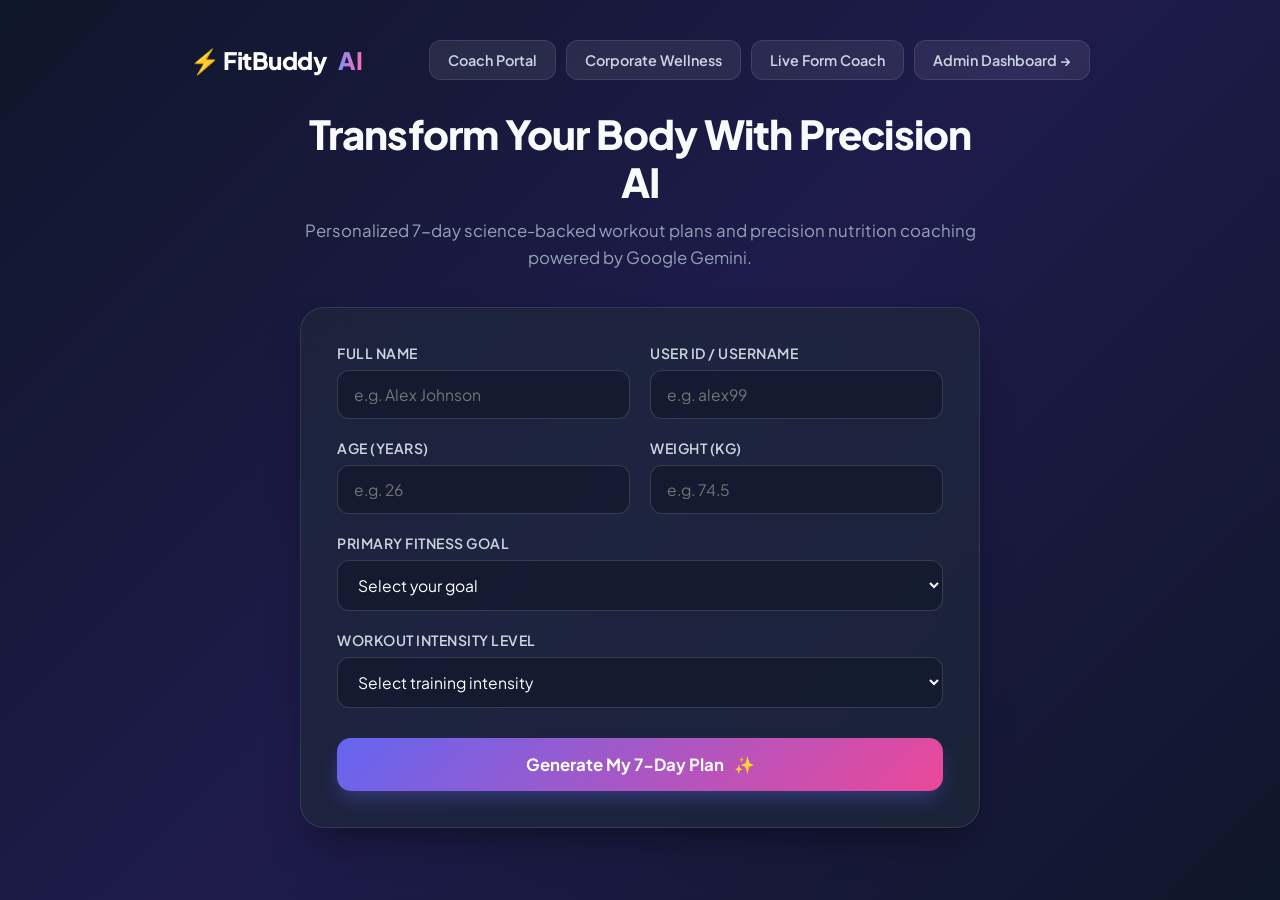
<file: templates/index.html>
<!DOCTYPE html>
<html lang="en">
<head>
    <meta charset="UTF-8">
    <meta name="viewport" content="width=device-width, initial-scale=1.0">
    <title>FitBuddy – AI Fitness Plan Generator</title>
    <link href="https://fonts.googleapis.com/css2?family=Plus+Jakarta+Sans:wght@400;500;600;700;800&display=swap" rel="stylesheet">
    <style>
        :root {
            --primary: #6366f1;
            --primary-hover: #4f46e5;
            --accent: #ec4899;
            --bg-gradient: linear-gradient(135deg, #0f172a 0%, #1e1b4b 50%, #0f172a 100%);
            --card-bg: rgba(30, 41, 59, 0.7);
            --card-border: rgba(255, 255, 255, 0.1);
            --text-main: #f8fafc;
            --text-muted: #94a3b8;
            --input-bg: rgba(15, 23, 42, 0.6);
            --input-border: rgba(255, 255, 255, 0.15);
        }

        * {
            margin: 0;
            padding: 0;
            box-sizing: border-box;
            font-family: 'Plus Jakarta Sans', -apple-system, BlinkMacSystemFont, sans-serif;
        }

        body {
            background: var(--bg-gradient);
            color: var(--text-main);
            min-height: 100vh;
            display: flex;
            flex-direction: column;
            align-items: center;
            justify-content: flex-start;
            padding: 40px 20px;
        }

        .navbar {
            width: 100%;
            max-width: 900px;
            display: flex;
            justify-content: space-between;
            align-items: center;
            margin-bottom: 30px;
        }

        .brand {
            display: flex;
            align-items: center;
            gap: 12px;
            font-weight: 800;
            font-size: 1.5rem;
            color: #fff;
            text-decoration: none;
            letter-spacing: -0.5px;
        }

        .brand span {
            background: linear-gradient(90deg, #818cf8, #f472b6);
            -webkit-background-clip: text;
            -webkit-text-fill-color: transparent;
        }

        .nav-btn {
            background: rgba(255, 255, 255, 0.08);
            color: #cbd5e1;
            padding: 10px 18px;
            border-radius: 12px;
            text-decoration: none;
            font-weight: 600;
            font-size: 0.9rem;
            border: 1px solid var(--card-border);
            transition: all 0.2s ease;
        }

        .nav-btn:hover {
            background: rgba(255, 255, 255, 0.15);
            color: #fff;
        }

        .hero {
            text-align: center;
            max-width: 680px;
            margin-bottom: 35px;
        }

        .hero h1 {
            font-size: 2.5rem;
            font-weight: 800;
            letter-spacing: -0.8px;
            margin-bottom: 12px;
            line-height: 1.2;
        }

        .hero p {
            color: var(--text-muted);
            font-size: 1.05rem;
            line-height: 1.6;
        }

        .form-container {
            width: 100%;
            max-width: 680px;
            background: var(--card-bg);
            border: 1px solid var(--card-border);
            border-radius: 24px;
            backdrop-filter: blur(16px);
            padding: 36px;
            box-shadow: 0 20px 40px -15px rgba(0, 0, 0, 0.5);
        }

        .form-grid {
            display: grid;
            grid-template-columns: 1fr 1fr;
            gap: 20px;
        }

        .full-width {
            grid-column: span 2;
        }

        .form-group {
            display: flex;
            flex-direction: column;
            gap: 8px;
        }

        label {
            font-size: 0.88rem;
            font-weight: 600;
            color: #cbd5e1;
            text-transform: uppercase;
            letter-spacing: 0.5px;
        }

        input, select {
            width: 100%;
            background: var(--input-bg);
            border: 1px solid var(--input-border);
            border-radius: 12px;
            padding: 14px 16px;
            color: #fff;
            font-size: 0.98rem;
            outline: none;
            transition: all 0.2s ease;
        }

        input:focus, select:focus {
            border-color: var(--primary);
            box-shadow: 0 0 0 3px rgba(99, 102, 241, 0.25);
        }

        select option {
            background-color: #1e293b;
            color: #fff;
        }

        .submit-btn {
            margin-top: 10px;
            background: linear-gradient(135deg, var(--primary) 0%, var(--accent) 100%);
            color: #fff;
            border: none;
            border-radius: 14px;
            padding: 16px;
            font-size: 1.05rem;
            font-weight: 700;
            cursor: pointer;
            transition: all 0.3s ease;
            box-shadow: 0 10px 20px -5px rgba(99, 102, 241, 0.4);
            display: flex;
            align-items: center;
            justify-content: center;
            gap: 10px;
        }

        .submit-btn:hover {
            transform: translateY(-2px);
            box-shadow: 0 14px 25px -5px rgba(99, 102, 241, 0.6);
        }

        .submit-btn:active {
            transform: translateY(0);
        }

        .loading-overlay {
            display: none;
            margin-top: 15px;
            text-align: center;
            color: var(--text-muted);
            font-size: 0.9rem;
        }

        @media (max-width: 600px) {
            .form-grid {
                grid-template-columns: 1fr;
            }
            .full-width {
                grid-column: span 1;
            }
            .form-container {
                padding: 24px;
            }
            .hero h1 {
                font-size: 2rem;
            }
        }
    </style>
</head>
<body>

    <nav class="navbar">
        <a href="/" class="brand">⚡ FitBuddy <span>AI</span></a>
        <div style="display: flex; gap: 10px; flex-wrap: wrap;">
            <a href="/coach-dashboard" class="nav-btn">Coach Portal</a>
            <a href="/corporate-dashboard" class="nav-btn">Corporate Wellness</a>
            <a href="/live-workout" class="nav-btn">Live Form Coach</a>
            <a href="/view-all-users" class="nav-btn">Admin Dashboard →</a>
        </div>
    </nav>

    <div class="hero">
        <h1>Transform Your Body With Precision AI</h1>
        <p>Personalized 7-day science-backed workout plans and precision nutrition coaching powered by Google Gemini.</p>
    </div>

    <div class="form-container">
        <form action="/generate-workout" method="POST" id="workoutForm">
            <div class="form-grid">
                <div class="form-group">
                    <label for="name">Full Name</label>
                    <input type="text" id="name" name="name" placeholder="e.g. Alex Johnson" required>
                </div>

                <div class="form-group">
                    <label for="user_id">User ID / Username</label>
                    <input type="text" id="user_id" name="user_id" placeholder="e.g. alex99" required>
                </div>

                <div class="form-group">
                    <label for="age">Age (Years)</label>
                    <input type="number" id="age" name="age" min="12" max="100" placeholder="e.g. 26" required>
                </div>

                <div class="form-group">
                    <label for="weight">Weight (kg)</label>
                    <input type="number" step="0.1" id="weight" name="weight" min="30" max="300" placeholder="e.g. 74.5" required>
                </div>

                <div class="form-group full-width">
                    <label for="fitness_goal">Primary Fitness Goal</label>
                    <select id="fitness_goal" name="fitness_goal" required>
                        <option value="" disabled selected>Select your goal</option>
                        <option value="Fat Loss & Calorie Burn">🔥 Fat Loss & Calorie Burn</option>
                        <option value="Muscle Building & Hypertrophy">💪 Muscle Building & Hypertrophy</option>
                        <option value="Strength & Power">⚡ Strength & Powerlifting</option>
                        <option value="Cardiovascular Endurance & Stamina">🏃 Cardiovascular Endurance</option>
                        <option value="General Health, Flexibility & Mobility">🧘 General Fitness & Mobility</option>
                    </select>
                </div>

                <div class="form-group full-width">
                    <label for="intensity">Workout Intensity Level</label>
                    <select id="intensity" name="intensity" required>
                        <option value="" disabled selected>Select training intensity</option>
                        <option value="Beginner (Light intensity, 3-4 days/week focus)">Beginner (Low to Moderate Intensity)</option>
                        <option value="Intermediate (Moderate intensity, 4-5 days/week)">Intermediate (Targeted Workouts)</option>
                        <option value="Advanced (High intensity, 5-6 days/week)">Advanced (High Intensity & High Volume)</option>
                    </select>
                </div>

                <button type="submit" class="submit-btn full-width" id="btnSubmit">
                    <span>Generate My 7-Day Plan</span> ✨
                </button>
            </div>
            <div class="loading-overlay" id="loadingText">
                Generating your custom workout & nutrition plan with Gemini AI... Please wait 5–10 seconds.
            </div>
        </form>
    </div>

    <script>
        document.getElementById('workoutForm').addEventListener('submit', function() {
            document.getElementById('btnSubmit').disabled = true;
            document.getElementById('btnSubmit').style.opacity = '0.7';
            document.getElementById('loadingText').style.display = 'block';
        });
    </script>
</body>
</html>
</file>
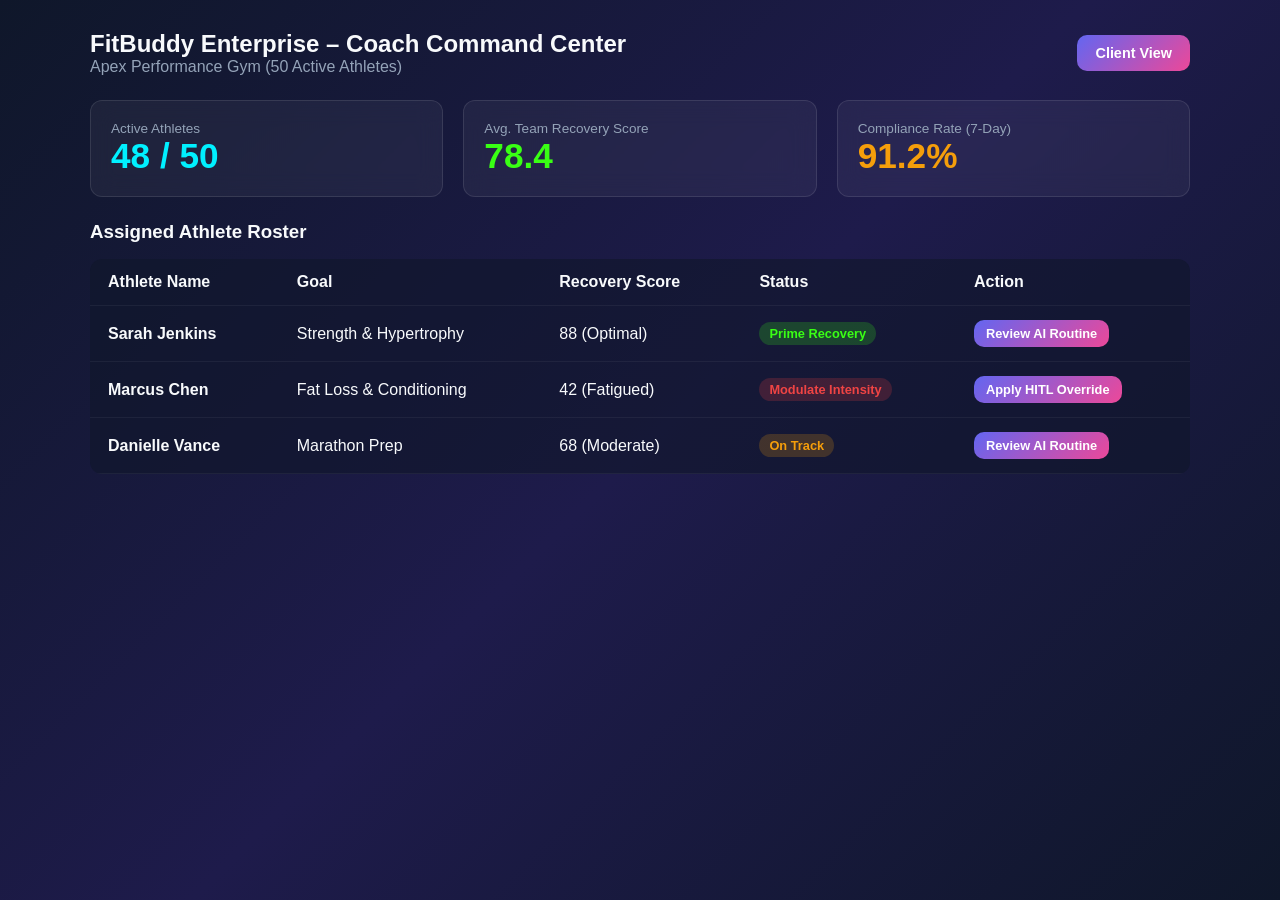
<file: templates/coach_dashboard.html>
<!DOCTYPE html>
<html lang="en">
<head>
    <meta charset="UTF-8">
    <meta name="viewport" content="width=device-width, initial-scale=1.0">
    <title>FitBuddy Enterprise – Coach Command Center</title>
    <link rel="stylesheet" href="/static/style.css">
    <style>
        .dashboard-grid {
            display: grid;
            grid-template-columns: repeat(auto-fit, minmax(280px, 1fr));
            gap: 20px;
            margin-bottom: 24px;
        }
        .metric-card {
            background: rgba(255, 255, 255, 0.05);
            backdrop-filter: blur(12px);
            padding: 20px;
            border-radius: 12px;
            border: 1px solid rgba(255, 255, 255, 0.1);
        }
        .metric-value {
            font-size: 2.2rem;
            font-weight: 700;
            color: #00f0ff;
        }
        .roster-table {
            width: 100%;
            border-collapse: collapse;
            background: rgba(15, 23, 42, 0.6);
            border-radius: 12px;
            overflow: hidden;
        }
        .roster-table th, .roster-table td {
            padding: 14px 18px;
            text-align: left;
            border-bottom: 1px solid rgba(255, 255, 255, 0.05);
        }
        .status-badge {
            display: inline-block;
            padding: 4px 10px;
            border-radius: 20px;
            font-size: 0.8rem;
            font-weight: 600;
        }
        .badge-green { background: rgba(57, 255, 20, 0.2); color: #39ff14; }
        .badge-yellow { background: rgba(245, 158, 11, 0.2); color: #f59e0b; }
        .badge-red { background: rgba(239, 68, 68, 0.2); color: #ef4444; }
    </style>
</head>
<body>
    <div class="container" style="max-width: 1100px;">
        <header style="display: flex; justify-content: space-between; align-items: center; margin-bottom: 24px;">
            <div>
                <h2> FitBuddy Enterprise – Coach Command Center</h2>
                <p style="color: #94a3b8;">Apex Performance Gym (50 Active Athletes)</p>
            </div>
            <a href="/" class="btn">Client View</a>
        </header>

        <!-- KPI Metrics Grid -->
        <div class="dashboard-grid">
            <div class="metric-card">
                <div style="color: #94a3b8; font-size: 0.85rem;">Active Athletes</div>
                <div class="metric-value">48 / 50</div>
            </div>
            <div class="metric-card">
                <div style="color: #94a3b8; font-size: 0.85rem;">Avg. Team Recovery Score</div>
                <div class="metric-value" style="color: #39ff14;">78.4</div>
            </div>
            <div class="metric-card">
                <div style="color: #94a3b8; font-size: 0.85rem;">Compliance Rate (7-Day)</div>
                <div class="metric-value" style="color: #f59e0b;">91.2%</div>
            </div>
        </div>

        <!-- Athlete Roster & Biometric Readiness -->
        <h3 style="margin-bottom: 16px;">Assigned Athlete Roster</h3>
        <table class="roster-table">
            <thead>
                <tr>
                    <th>Athlete Name</th>
                    <th>Goal</th>
                    <th>Recovery Score</th>
                    <th>Status</th>
                    <th>Action</th>
                </tr>
            </thead>
            <tbody>
                <tr>
                    <td><strong>Sarah Jenkins</strong></td>
                    <td>Strength & Hypertrophy</td>
                    <td>88 (Optimal)</td>
                    <td><span class="status-badge badge-green">Prime Recovery</span></td>
                    <td><button class="btn" style="padding: 6px 12px; font-size: 0.8rem;">Review AI Routine</button></td>
                </tr>
                <tr>
                    <td><strong>Marcus Chen</strong></td>
                    <td>Fat Loss & Conditioning</td>
                    <td>42 (Fatigued)</td>
                    <td><span class="status-badge badge-red">Modulate Intensity</span></td>
                    <td><button class="btn" style="padding: 6px 12px; font-size: 0.8rem;">Apply HITL Override</button></td>
                </tr>
                <tr>
                    <td><strong>Danielle Vance</strong></td>
                    <td>Marathon Prep</td>
                    <td>68 (Moderate)</td>
                    <td><span class="status-badge badge-yellow">On Track</span></td>
                    <td><button class="btn" style="padding: 6px 12px; font-size: 0.8rem;">Review AI Routine</button></td>
                </tr>
            </tbody>
        </table>
    </div>
</body>
</html>
</file>
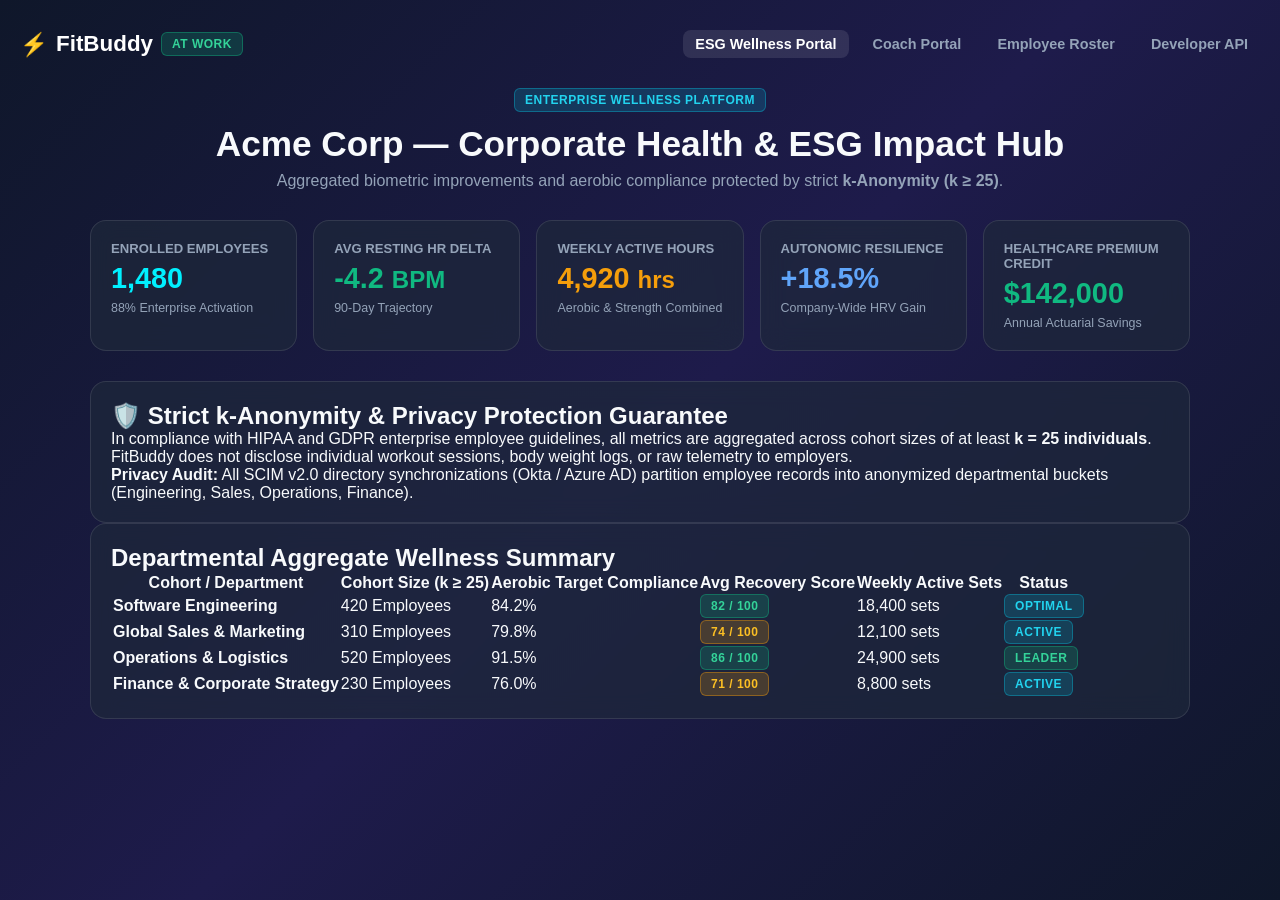
<file: templates/corporate_dashboard.html>
<!DOCTYPE html>
<html lang="en">
<head>
  <meta charset="UTF-8">
  <meta name="viewport" content="width=device-width, initial-scale=1.0">
  <title>FitBuddy at Work — Corporate Wellness & ESG Health Hub</title>
  <link rel="stylesheet" href="/static/style.css">
</head>
<body>
  <div class="background-blob blob-1"></div>
  <div class="background-blob blob-2"></div>

  <header class="navbar">
    <div class="nav-container">
      <a href="/" class="brand-logo">
        <span class="logo-icon">⚡</span> FitBuddy <span class="badge badge-emerald">AT WORK</span>
      </a>
      <nav class="nav-links">
        <a href="/corporate-dashboard" class="nav-link active">ESG Wellness Portal</a>
        <a href="/coach-dashboard" class="nav-link">Coach Portal</a>
        <a href="/view-all-users" class="nav-link">Employee Roster</a>
        <a href="/docs" class="nav-link">Developer API</a>
      </nav>
    </div>
  </header>

  <main class="container">
    <section class="hero-section text-center">
      <span class="badge badge-cyan">ENTERPRISE WELLNESS PLATFORM</span>
      <h1 class="hero-title">Acme Corp — Corporate Health & ESG Impact Hub</h1>
      <p class="hero-subtitle">Aggregated biometric improvements and aerobic compliance protected by strict <strong>k-Anonymity (k &ge; 25)</strong>.</p>
    </section>

    <!-- Executive Metrics Overview -->
    <div class="grid-macros">
      <div class="glass-card macro-box">
        <span class="macro-label">Enrolled Employees</span>
        <span class="macro-value text-cyan">1,480</span>
        <span class="macro-sub">88% Enterprise Activation</span>
      </div>
      <div class="glass-card macro-box">
        <span class="macro-label">Avg Resting HR Delta</span>
        <span class="macro-value text-emerald">-4.2 <small>BPM</small></span>
        <span class="macro-sub">90-Day Trajectory</span>
      </div>
      <div class="glass-card macro-box">
        <span class="macro-label">Weekly Active Hours</span>
        <span class="macro-value text-amber">4,920 <small>hrs</small></span>
        <span class="macro-sub">Aerobic & Strength Combined</span>
      </div>
      <div class="glass-card macro-box">
        <span class="macro-label">Autonomic Resilience</span>
        <span class="macro-value text-blue">+18.5%</span>
        <span class="macro-sub">Company-Wide HRV Gain</span>
      </div>
      <div class="glass-card macro-box">
        <span class="macro-label">Healthcare Premium Credit</span>
        <span class="macro-value text-emerald">$142,000</span>
        <span class="macro-sub">Annual Actuarial Savings</span>
      </div>
    </div>

    <!-- ESG & Privacy Governance Block -->
    <div class="glass-card section-container">
      <h2 class="card-title">🛡️ Strict k-Anonymity & Privacy Protection Guarantee</h2>
      <p class="card-description">
        In compliance with HIPAA and GDPR enterprise employee guidelines, all metrics are aggregated across cohort sizes of at least <strong>k = 25 individuals</strong>. 
        FitBuddy does not disclose individual workout sessions, body weight logs, or raw telemetry to employers.
      </p>
      
      <div class="feedback-alert">
        <strong>Privacy Audit:</strong> All SCIM v2.0 directory synchronizations (Okta / Azure AD) partition employee records into anonymized departmental buckets (Engineering, Sales, Operations, Finance).
      </div>
    </div>

    <!-- Departmental Aggregate Health Table -->
    <div class="glass-card section-container">
      <h2 class="card-title">Departmental Aggregate Wellness Summary</h2>
      <div class="table-responsive">
        <table class="admin-table">
          <thead>
            <tr>
              <th>Cohort / Department</th>
              <th>Cohort Size (k &ge; 25)</th>
              <th>Aerobic Target Compliance</th>
              <th>Avg Recovery Score</th>
              <th>Weekly Active Sets</th>
              <th>Status</th>
            </tr>
          </thead>
          <tbody>
            <tr>
              <td><strong>Software Engineering</strong></td>
              <td>420 Employees</td>
              <td>84.2%</td>
              <td><span class="badge badge-emerald">82 / 100</span></td>
              <td>18,400 sets</td>
              <td><span class="badge badge-cyan">Optimal</span></td>
            </tr>
            <tr>
              <td><strong>Global Sales & Marketing</strong></td>
              <td>310 Employees</td>
              <td>79.8%</td>
              <td><span class="badge badge-amber">74 / 100</span></td>
              <td>12,100 sets</td>
              <td><span class="badge badge-cyan">Active</span></td>
            </tr>
            <tr>
              <td><strong>Operations & Logistics</strong></td>
              <td>520 Employees</td>
              <td>91.5%</td>
              <td><span class="badge badge-emerald">86 / 100</span></td>
              <td>24,900 sets</td>
              <td><span class="badge badge-emerald">Leader</span></td>
            </tr>
            <tr>
              <td><strong>Finance & Corporate Strategy</strong></td>
              <td>230 Employees</td>
              <td>76.0%</td>
              <td><span class="badge badge-amber">71 / 100</span></td>
              <td>8,800 sets</td>
              <td><span class="badge badge-cyan">Active</span></td>
            </tr>
          </tbody>
        </table>
      </div>
    </div>
  </main>
</body>
</html>
</file>
<file: static/style.css>
:root {
  --primary: #6366f1;
  --primary-hover: #4f46e5;
  --accent: #ec4899;
  --bg-gradient: linear-gradient(135deg, #0f172a 0%, #1e1b4b 50%, #0f172a 100%);
  --card-bg: rgba(30, 41, 59, 0.7);
  --card-border: rgba(255, 255, 255, 0.1);
  --text-main: #f8fafc;
  --text-muted: #94a3b8;
  --cyan: #00f0ff;
  --emerald: #10b981;
  --amber: #f59e0b;
}

* {
  margin: 0;
  padding: 0;
  box-sizing: border-box;
  font-family: 'Plus Jakarta Sans', -apple-system, BlinkMacSystemFont, sans-serif;
}

body {
  background: var(--bg-gradient);
  color: var(--text-main);
  min-height: 100vh;
  padding: 30px 20px;
}

.container {
  width: 100%;
  max-width: 1100px;
  margin: 0 auto;
}

.navbar {
  width: 100%;
  margin-bottom: 30px;
}

.nav-container {
  display: flex;
  justify-content: space-between;
  align-items: center;
}

.brand-logo {
  display: flex;
  align-items: center;
  gap: 8px;
  font-size: 1.4rem;
  font-weight: 800;
  color: #fff;
  text-decoration: none;
}

.nav-links {
  display: flex;
  gap: 12px;
}

.nav-link {
  color: var(--text-muted);
  text-decoration: none;
  font-size: 0.9rem;
  font-weight: 600;
  padding: 6px 12px;
  border-radius: 8px;
  transition: all 0.2s ease;
}

.nav-link:hover, .nav-link.active {
  color: #fff;
  background: rgba(255, 255, 255, 0.1);
}

.btn {
  display: inline-block;
  background: linear-gradient(135deg, var(--primary) 0%, var(--accent) 100%);
  color: #fff;
  padding: 10px 18px;
  border-radius: 10px;
  text-decoration: none;
  font-weight: 600;
  font-size: 0.9rem;
  border: none;
  cursor: pointer;
  transition: all 0.2s ease;
}

.btn:hover {
  transform: translateY(-1px);
  box-shadow: 0 4px 12px rgba(99, 102, 241, 0.4);
}

.badge {
  display: inline-block;
  padding: 4px 10px;
  border-radius: 6px;
  font-size: 0.75rem;
  font-weight: 700;
  text-transform: uppercase;
  letter-spacing: 0.5px;
}

.badge-emerald { background: rgba(16, 185, 129, 0.2); color: #34d399; border: 1px solid rgba(16, 185, 129, 0.4); }
.badge-cyan { background: rgba(6, 182, 212, 0.2); color: #22d3ee; border: 1px solid rgba(6, 182, 212, 0.4); }
.badge-amber { background: rgba(245, 158, 11, 0.2); color: #fbbf24; border: 1px solid rgba(245, 158, 11, 0.4); }
.badge-blue { background: rgba(59, 130, 246, 0.2); color: #60a5fa; border: 1px solid rgba(59, 130, 246, 0.4); }

.hero-section {
  margin-bottom: 30px;
}

.text-center {
  text-align: center;
}

.hero-title {
  font-size: 2.2rem;
  font-weight: 800;
  margin: 12px 0 8px;
}

.hero-subtitle {
  color: var(--text-muted);
  font-size: 1rem;
}

.grid-macros {
  display: grid;
  grid-template-columns: repeat(auto-fit, minmax(200px, 1fr));
  gap: 16px;
  margin-bottom: 30px;
}

.glass-card {
  background: var(--card-bg);
  backdrop-filter: blur(12px);
  border: 1px solid var(--card-border);
  border-radius: 16px;
  padding: 20px;
}

.macro-box {
  display: flex;
  flex-direction: column;
  gap: 6px;
}

.macro-label {
  font-size: 0.82rem;
  color: var(--text-muted);
  font-weight: 600;
  text-transform: uppercase;
}

.macro-value {
  font-size: 1.8rem;
  font-weight: 800;
}

.macro-sub {
  font-size: 0.78rem;
  color: var(--text-muted);
}

.text-cyan { color: var(--cyan); }
.text-emerald { color: var(--emerald); }
.text-amber { color: var(--amber); }
.text-blue { color: #60a5fa; }
</file>
